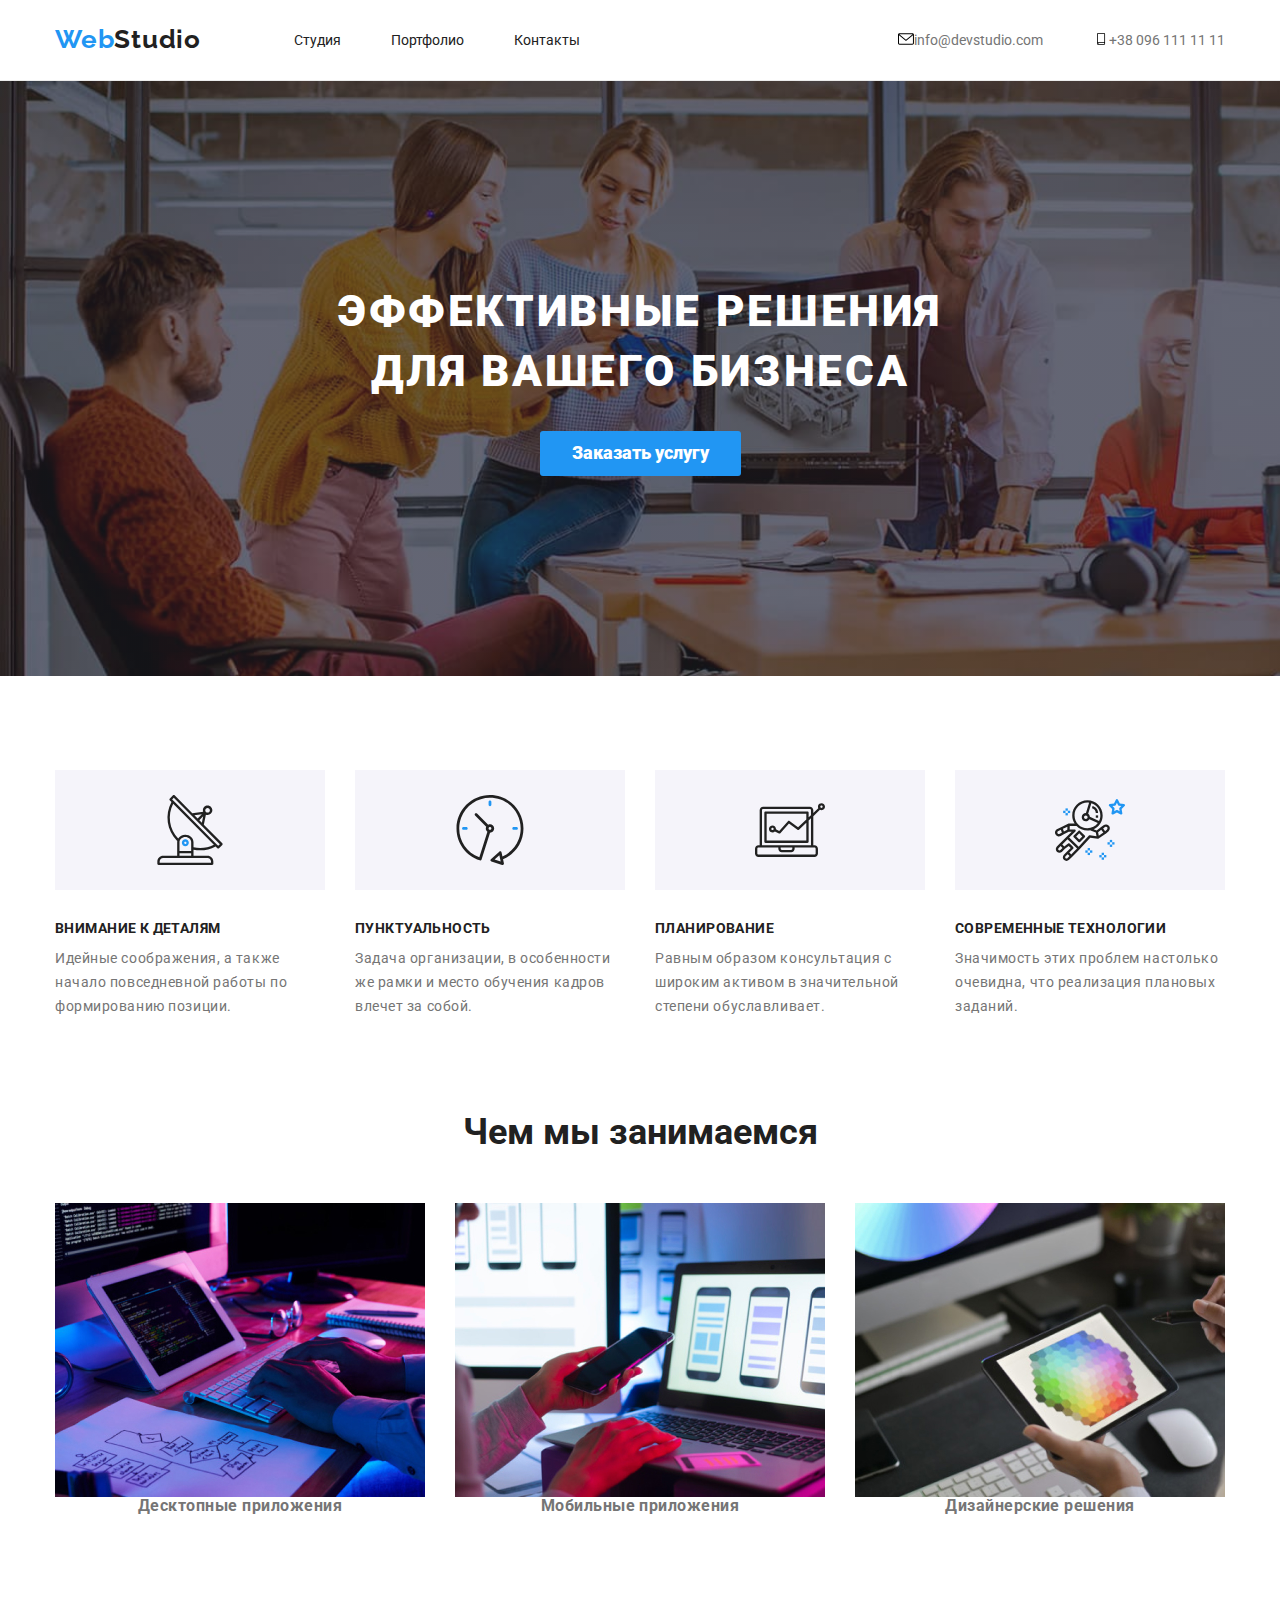
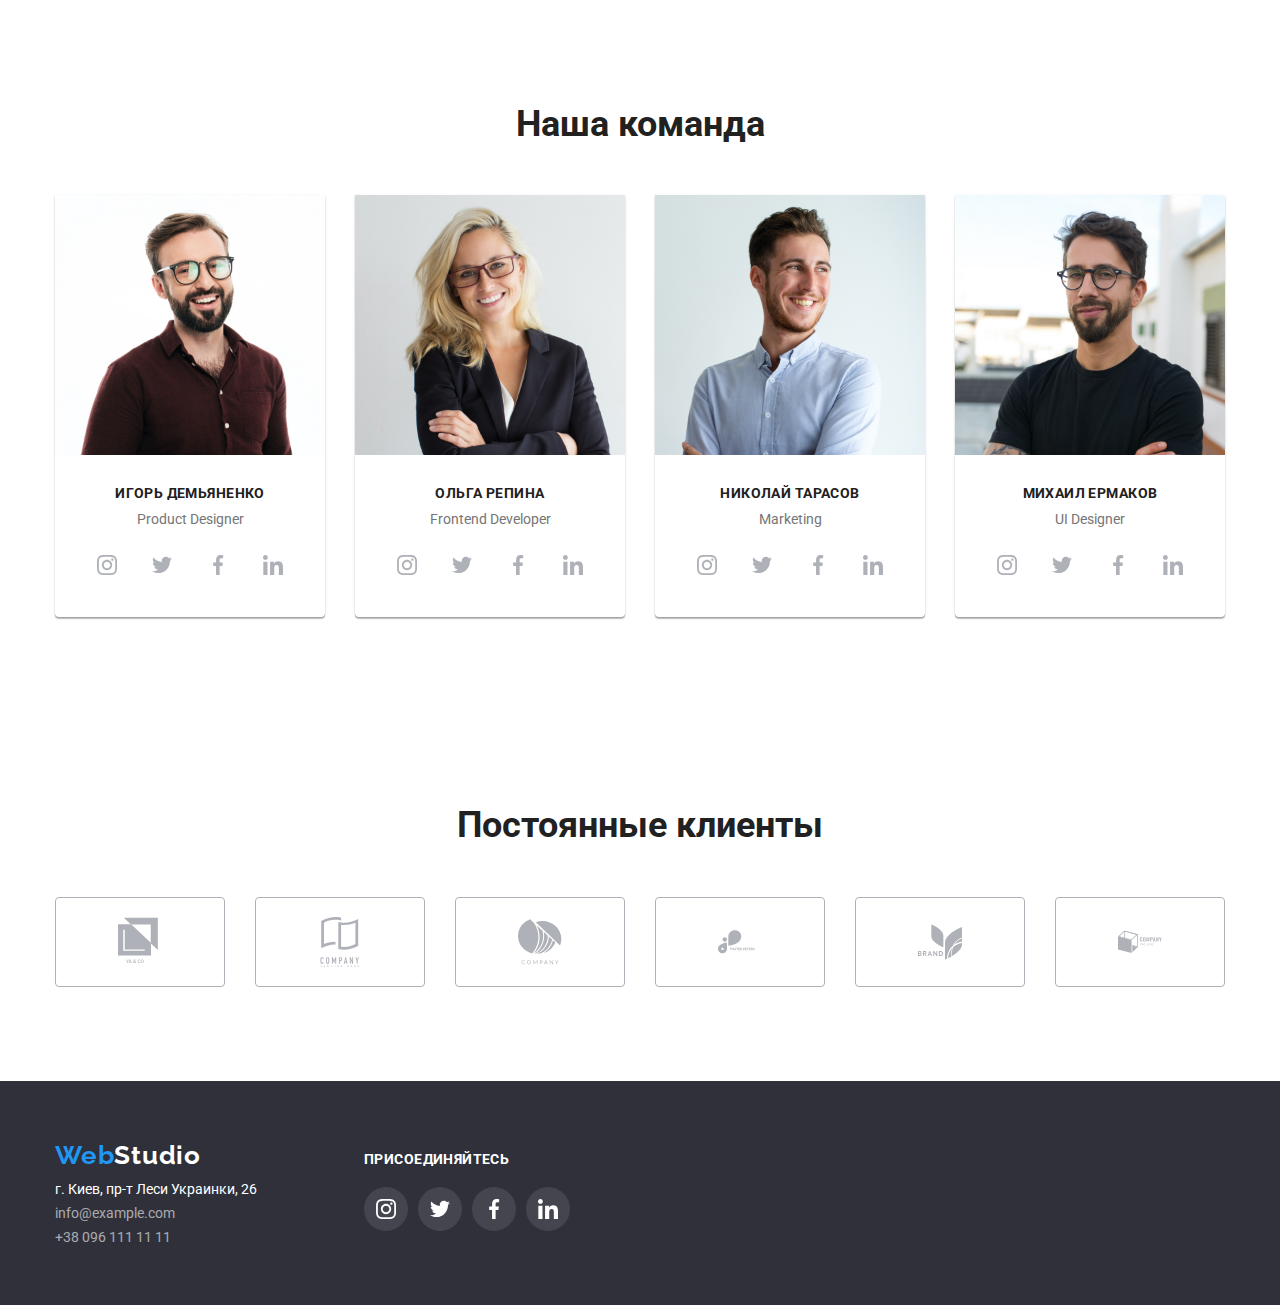
<file: index.html>
<!DOCTYPE html>
<html lang="en-ru">
  <head>
    <meta charset="UTF-8" />
    <meta name="viewport" content="width=device-width, initial-scale=1.0" />
    <title>Homework4</title>
    <link rel="stylesheet" href="./css/style.css"/>
    <link rel="stylesheet" href="./css/normalize.css"/>
    <link
      href="https://fonts.googleapis.com/css2?family=Raleway:wght@700&family=Roboto:wght@400;500;700;900&display=swap"
      rel="stylesheet"/>
  </head>
  <body>

    <header>
      <div class="container wrapper">
        <nav>
          <a href="./index.html" class="logo"><span>Web</span>Studio</a>
          <ul class="site-nav list">
            <li><a href="./index.html" class="link">Студия</a></li>
            <li><a href="./portfolio.html" class="link">Портфолио</a></li>
            <li><a href="#" class="link">Контакты</a></li>
          </ul>
        </nav>

        <ul class="auth-nav list">
          <li>
            <a class="adres-link" href="mailtvo:info@devstudio.com"><svg width="16" height="12">
              <use href="./images/sprite.svg#icon-e-mail"></use>
            </svg>info@devstudio.com</a>
          </li>

          <li>
            <a class="adres-link" href="tel:+380961111111"><svg width="16" height="12">
              <use href="./images/sprite.svg#icon-phone"></use>
            </svg>+38 096 111 11 11</a>
          </li>
        </ul>
      </div>
    </header>

    <main>
      <section class="hero">
        <h1 class="hero-title">Эффективные решения для вашего бизнеса</h1>
        <a href="#" class="btn-hero">Заказать услугу</a>
      </section>

      <section class="section advantages">
        <div class="container">
          <h2 hidden>Невидимый текст</h2>
          <ul class="advantages-list">
            <li class="advantages-item sputnik">
            <h3>Внимание к деталям</h3>
            <p class="advantages-text">
              Идейные соображения, а также начало повседневной работы по
              формированию позиции.</p>
          </li>

            <li class="advantages-item clock">
            <h3>Пунктуальность</h3>
            <p class="advantages-text">
              Задача организации, в особенности же рамки и место обучения кадров
              влечет за собой.</p>
            </li>

            <li class="advantages-item diagramm">
            <h3>Планирование</h3>
            <p class="advantages-text">
              Равным образом консультация с широким активом в значительной
              степени обуславливает.</p>
            </li>

            <li class="advantages-item boy">
            <h3>Современные технологии</h3>
            <p class="advantages-text">
              Значимость этих проблем настолько очевидна, что реализация
              плановых заданий.</p>
            </li>
          </ul>
        </div>
      </section>

      <section class="section product">
        <div class="container">
          <h2 class="section-title">Чем мы занимаемся</h2>
          <ul class="product-list">
            <li class="product-lists">
              <img src="./images/work1.jpg" alt="компьютер" width="370" height="294"/>
            <p class="product-text">Десктопные приложения</p>
            </li>

            <li class="product-lists">
              <img src="./images/work2.jpg" alt="ноутбук" width="370" height="294"/>
            <p class="product-text">Мобильные приложения</p>
          </li>

            <li class="product-lists">
              <img src="./images/work3.jpg" alt="планшет" width="370" height="294"/>
            <p class="product-text">Дизайнерские решения</p>
          </li>
          </ul>
        </div>
      </section>

      <section class="section team">
        <div class="container">
          <h2 class="section-title">Наша команда</h2>
          <ul class="team">
            <li class="team-list">
              <a href="#">
            <img src="./images/img-1.jpg" alt="парень" width="270" height="260"/>
            <h3>Игорь Демьяненко</h3>
            <p class="team-text">Product Designer</p>
              </a>
              <ul class="social-list">
                <li class="social-list-item">
                  <a class="social-list-link" href="#">
                    <svg class="social-list-icon">
                      <use href="./images/sprite.svg#icon-instagram"></use>
                    </svg>
                  </a>
                </li>
                <li class="social-list-item">
                  <a class="social-list-link" href="#">
                    <svg class="social-list-icon">
                      <use href="./images/sprite.svg#icon-twitter"></use>
                    </svg>
                  </a>
                </li>
                <li class="social-list-item">
                  <a class="social-list-link" href="#">
                    <svg class="social-list-icon">
                      <use href="./images/sprite.svg#icon-facebook"></use>
                    </svg>
                  </a>
                </li>
                <li class="social-list-item">
                  <a class="social-list-link" href="#">
                    <svg class="social-list-icon">
                      <use href="./images/sprite.svg#icon-linkedin"></use>
                    </svg>
                  </a>
                </li>
              </ul>
            </li>

            <li class="team-list">
              <a href="#">
            <img src="./images/img-2.jpg" alt="девушка" width="270" height="260"/>
            <h3>Ольга Репина</h3>
            <p class="team-text">Frontend Developer</p>
            </a>
            <ul class="social-list">
              <li class="social-list-item">
                <a class="social-list-link" href="#">
                  <svg class="social-list-icon">
                    <use href="./images/sprite.svg#icon-instagram"></use>
                  </svg>
                </a>
              </li>
              <li class="social-list-item">
                <a class="social-list-link" href="#">
                  <svg class="social-list-icon">
                    <use href="./images/sprite.svg#icon-twitter"></use>
                  </svg>
                </a>
              </li>
              <li class="social-list-item">
                <a class="social-list-link" href="#">
                  <svg class="social-list-icon">
                    <use href="./images/sprite.svg#icon-facebook"></use>
                  </svg>
                </a>
              </li>
              <li class="social-list-item">
                <a class="social-list-link" href="#">
                  <svg class="social-list-icon">
                    <use href="./images/sprite.svg#icon-linkedin"></use>
                  </svg>
                </a>
              </li>
            </ul>
          </li>

            <li class="team-list">
              <a href="#">
            <img src="./images/img-3.jpg" alt="парень" width="270" height="260"/>
            <h3>Николай Тарасов</h3>
            <p class="team-text">Marketing</p>
              </a>
              <ul class="social-list">
                <li class="social-list-item">
                  <a class="social-list-link" href="#">
                    <svg class="social-list-icon">
                      <use href="./images/sprite.svg#icon-instagram"></use>
                    </svg>
                  </a>
                </li>
                <li class="social-list-item">
                  <a class="social-list-link" href="#">
                    <svg class="social-list-icon">
                      <use href="./images/sprite.svg#icon-twitter"></use>
                    </svg>
                  </a>
                </li>
                <li class="social-list-item">
                  <a class="social-list-link" href="#">
                    <svg class="social-list-icon">
                      <use href="./images/sprite.svg#icon-facebook"></use>
                    </svg>
                  </a>
                </li>
                <li class="social-list-item">
                  <a class="social-list-link" href="#">
                    <svg class="social-list-icon">
                      <use href="./images/sprite.svg#icon-linkedin"></use>
                    </svg>
                  </a>
                </li>
              </ul>
            </li>

            <li class="team-list">
              <a href="#">
            <img src="./images/img-4.jpg" alt="парень" width="270" height="260"/>
            <h3>Михаил Ермаков</h3>
            <p class="team-text">UI Designer</p>
              </a>
              <ul class="social-list">
                <li class="social-list-item">
                  <a class="social-list-link" href="#">
                    <svg class="social-list-icon">
                      <use href="./images/sprite.svg#icon-instagram"></use>
                    </svg>
                  </a>
                </li>
                <li class="social-list-item">
                  <a class="social-list-link" href="#">
                    <svg class="social-list-icon">
                      <use href="./images/sprite.svg#icon-twitter"></use>
                    </svg>
                  </a>
                </li>
                <li class="social-list-item">
                  <a class="social-list-link" href="#">
                    <svg class="social-list-icon">
                      <use href="./images/sprite.svg#icon-facebook"></use>
                    </svg>
                  </a>
                </li>
                <li class="social-list-item">
                  <a class="social-list-link" href="#">
                    <svg class="social-list-icon">
                      <use href="./images/sprite.svg#icon-linkedin"></use>
                    </svg>
                  </a>
                </li>
              </ul>
            </li>
          </ul>
        </div>
      </section>

      <section class="section client">
        <div class="container">
          <h2 class="section-title">Постоянные клиенты</h2>
          <ul class="client-list">
            <li class="client-item">
              <a class="client-list-link" href="#"><svg style="width: 44px; height: 50px;">
                  <use href="./images/sprite.svg#icon-logo-1"></use>
                </svg>
              </a>
            </li>
            <li class="client-item">
              <a class="client-list-link" href="#"><svg style="width: 44px; height: 50px;">
                  <use href="./images/sprite.svg#icon-logo-2"></use>
                </svg>
              </a>
            </li>
            <li class="client-item">
              <a class="client-list-link" href="#"><svg style="width: 44px; height: 50px;">
                  <use href="./images/sprite.svg#icon-logo-3"></use>
                </svg>
              </a>
            </li>
            <li class="client-item">
              <a class="client-list-link" href="#"><svg style="width: 44px; height: 50px;">
                  <use href="./images/sprite.svg#icon-logo-4"></use>
                </svg>
              </a>
            </li>
            <li class="client-item">
              <a class="client-list-link" href="#"><svg style="width: 44px; height: 50px;">
                  <use href="./images/sprite.svg#icon-logo-5"></use>
                </svg>
              </a>
            </li>
            <li class="client-item">
              <a class="client-list-link" href="#"><svg style="width: 44px; height: 50px;">
                  <use href="./images/sprite.svg#icon-logo-6"></use>
                </svg>
              </a>
            </li>
          </ul>
        </div>
      </section>
    </main>

    <footer>
      <div class="container">
        <div class="footer-adres">
        <a href="./index.html" class="logo"><span>Web</span>Studio</a>
        <address>
          <p>г. Киев, пр-т Леси Украинки, 26</p>

          <a href="mailtvo:info@example.com">info@example.com</a>

          <a href="tel:+380961111111">+38 096 111 11 11</a>
        </address>
        </div>
  
        <div class="footer-link">
          <p class="footer-text">Присоединяйтесь</p>
          <ul class="footer-list">
            <li class="fooler-list-item">
              <a href="" class="footer-list-link">
                <svg>
                  <use href="./images/sprite.svg#icon-instagram"></use>
                </svg>
              </a>
            </li>
            <li class="fooler-list-item">
              <a href="" class="footer-list-link">
                <svg>
                  <use href="./images/sprite.svg#icon-twitter"></use>
                </svg>
              </a>
            </li>
            <li class="fooler-list-item">
              <a href="" class="footer-list-link">
                <svg>
                  <use href="./images/sprite.svg#icon-facebook"></use>
                </svg>
              </a>
            </li>
            <li class="fooler-list-item">
              <a href="" class="footer-list-link">
                <svg>
                  <use href="./images/sprite.svg#icon-linkedin"></use>
                </svg>
              </a>
            </li>
          </ul>
        </div>
      </div>
    </footer>
  </body>
</html>
</file>
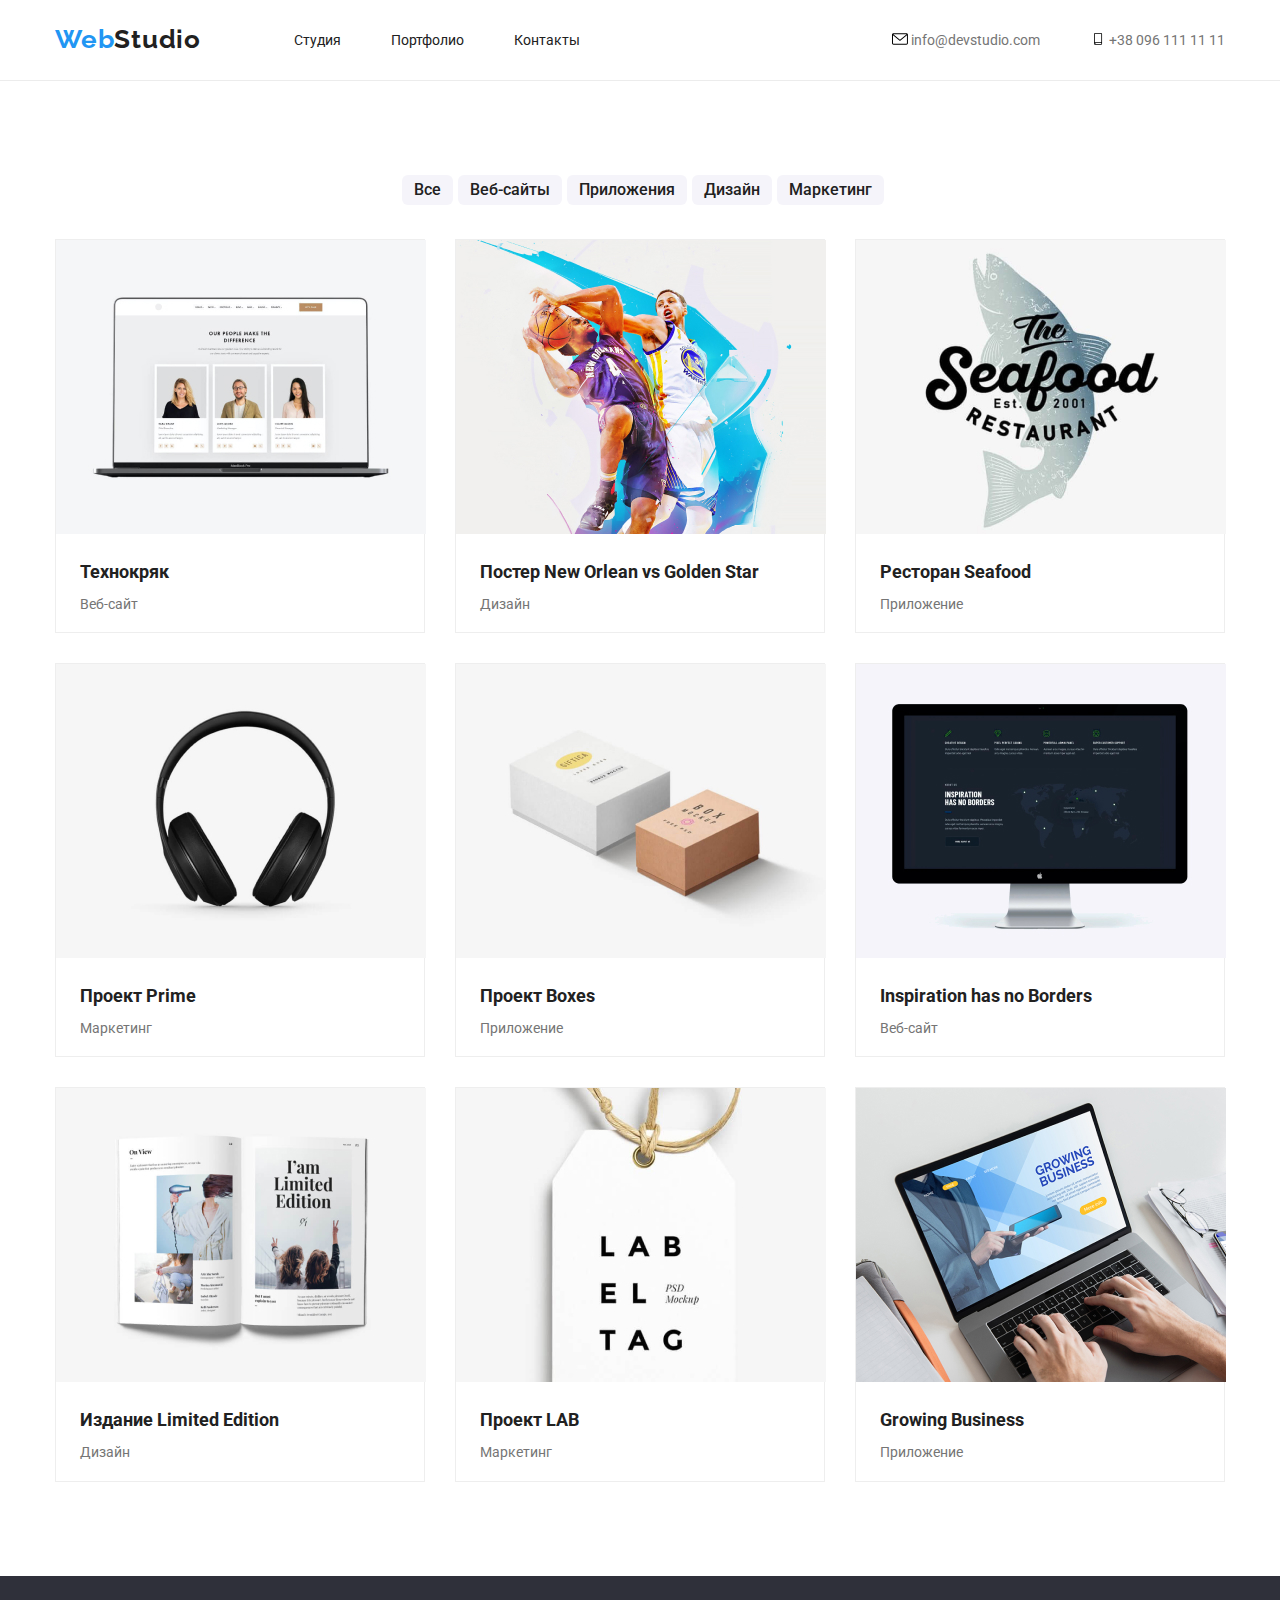
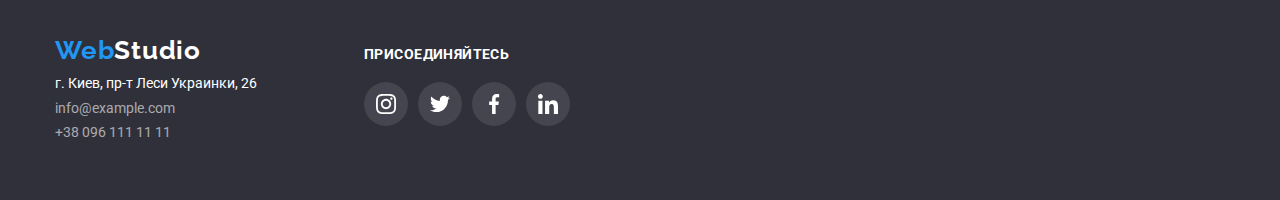
<file: portfolio.html>
<!DOCTYPE html>
<html lang="en-ru">
  <head>
    <meta charset="UTF-8" />
    <meta name="viewport" content="width=device-width, initial-scale=1.0" />
    <title>Portfolio</title>
    <link rel="stylesheet" href="./css/style.css" />
    <link rel="stylesheet" href="./css/normalize.css" />
    <link
      href="https://fonts.googleapis.com/css2?family=Raleway:wght@700&family=Roboto:wght@400;500;700;900&display=swap"
      rel="stylesheet"/>
  </head>

  <body>

    <header>
      <div class="container wrapper">
        <nav>
          <a href="./index.html" class="logo"><span>Web</span>Studio</a>
          <ul class="site-nav list">
            <li><a href="./index.html" class="link">Студия</a></li>
            <li><a href="./portfolio.html" class="link">Портфолио</a></li>
            <li><a href="#" class="link">Контакты</a></li>
          </ul>
        </nav>

        <ul class="auth-nav list">
          <li>
            <a class="adres-link" href="mailtvo:info@devstudio.com"><svg width="16" height="12">
              <use href="./images/sprite.svg#icon-e-mail"></use>
            </svg>
              info@devstudio.com</a>
          </li>

          <li>
            <a class="adres-link" href="tel:+380961111111"><svg width="16" height="12">
              <use href="./images/sprite.svg#icon-phone"></use>
            </svg>
              +38 096 111 11 11</a>
          </li>
        </ul>
      </div>
    </header>

    <main>
      <section class="portfolio section">
        <div class="container">
          <h1 hidden>Наши работы</h1>
          <ul class="button-item">
            <li class="button-list"><button class="btn" type="button">Все</button>
            </li>
            <li class="button-list"><button class="btn" type="button">Веб-сайты</button>
            </li>
            <li class="button-list"><button class="btn" type="button">Приложения</button>
            </li>
            <li class="button-list"><button class="btn" type="button">Дизайн</button>
            </li>
            <li class="button-list"><button class="btn" type="button">Маркетинг</button>
            </li>
          </ul>

          <ul class="work-list">
            <li class="work-list-item">
              <a class="work-link" href="#">
                <div class="portfolio-card">
              <img src="./images/portfolio-1.jpg" alt="главное меню"/>
              <p class="modal-text">
                Технокряк это современная площадка распространения коронавируса.
                Компании используют эту платформу для цифрового шпионажа и атак
                на защищённые сервера конкурентов.
              </p>
                </div>
              <div class="portfolio-text">
                <h2>Технокряк</h2>
                <p>Веб-сайт</p>
              </div>
              </a>
            </li>

            <li class="work-list-item">
              <a class="work-link" href="#">
                <div class="portfolio-card">
                <img src="./images/portfolio-2.jpg" alt="баскетбол"/>
              <p class="modal-text">
                  Технокряк это современная площадка распространения коронавируса.
                  Компании используют эту платформу для цифрового шпионажа и атак
                  на защищённые сервера конкурентов.
              </p>
                </div>
              <div class="portfolio-text">
                <h2>Постер New Orlean vs Golden Star</h2>
                <p>Дизайн</p>
              </div>
              </a>
            </li>

            <li class="work-list-item">
              <a class="work-link" href="#">
                <div class="portfolio-card">
                <img src="./images/portfolio-3.jpg" alt="емблема рыбного ресторана"/>
                <p class="modal-text">
                  Технокряк это современная площадка распространения коронавируса.
                  Компании используют эту платформу для цифрового шпионажа и атак
                  на защищённые сервера конкурентов.
                </p>
                </div>
              <div class="portfolio-text">
                <h2>Ресторан Seafood</h2>
                <p>Приложение</p>
              </div>
              </a>
            </li>

            <li class="work-list-item">
              <a class="work-link" href="#">
                <div class="portfolio-card">
                <img src="./images/portfolio-4.jpg" alt="наушники"/>
                <p class="modal-text">
                  Технокряк это современная площадка распространения коронавируса.
                  Компании используют эту платформу для цифрового шпионажа и атак
                  на защищённые сервера конкурентов.
                </p>
                </div>
              <div class="portfolio-text">
                <h2>Проект Prime</h2>
                <p>Маркетинг</p>
              </div>
              </a>
            </li>

            <li class="work-list-item">
              <a class="work-link" href="#">
                <div class="portfolio-card">
                <img src="./images/portfolio-5.jpg" alt="коробки"/>
                <p class="modal-text">
                  Технокряк это современная площадка распространения коронавируса.
                  Компании используют эту платформу для цифрового шпионажа и атак
                  на защищённые сервера конкурентов.
                </p>
                </div>
              <div class="portfolio-text">
                <h2>Проект Boxes</h2>
                <p>Приложение</p>
              </div>
              </a>
            </li>

            <li class="work-list-item">
              <a class="work-link" href="#">
                <div class="portfolio-card">
                <img src="./images/portfolio-6.jpg" alt="карта мира перспективы"/>
                <p class="modal-text">
                  Технокряк это современная площадка распространения коронавируса.
                  Компании используют эту платформу для цифрового шпионажа и атак
                  на защищённые сервера конкурентов.
                </p>
                </div>
              <div class="portfolio-text">
                <h2>Inspiration has no Borders</h2>
                <p>Веб-сайт</p>
              </div>
              </a>
            </li>

            <li class="work-list-item">
              <a class="work-link" href="#">
                <div class="portfolio-card">
                <img src="./images/portfolio-7.jpg" alt="женский журнал"/>
                <p class="modal-text">
                  Технокряк это современная площадка распространения коронавируса.
                  Компании используют эту платформу для цифрового шпионажа и атак
                  на защищённые сервера конкурентов.
                </p>
                </div>
              <div class="portfolio-text">
                <h2>Издание Limited Edition</h2>
                <p>Дизайн</p>
              </div>
              </a>
            </li>

            <li class="work-list-item">
              <a class="work-link" href="#">
                <div class="portfolio-card">
                <img src="./images/portfolio-8.jpg" alt="бирка"/>
                <p class="modal-text">
                  Технокряк это современная площадка распространения коронавируса.
                  Компании используют эту платформу для цифрового шпионажа и атак
                  на защищённые сервера конкурентов.
                </p>
                </div>
              <div class="portfolio-text">
                <h2>Проект LAB</h2>
                <p>Маркетинг</p>
              </div>
              </a>
            </li>

            <li class="work-list-item">
              <a class="work-link" href="#">
                <div class="portfolio-card">
                <img src="./images/portfolio-9.jpg" alt="ноутбук"/>
                <p class="modal-text">
                  Технокряк это современная площадка распространения коронавируса.
                  Компании используют эту платформу для цифрового шпионажа и атак
                  на защищённые сервера конкурентов.
                </p>
                </div>
              <div class="portfolio-text">
                <h2>Growing Business</h2>
                <p>Приложение</p>
              </div>
              </a>
            </li>
          </ul>
        </div>
      </section>
    </main>

    <footer>
      <div class="container">
        <div class="footer-adres">
        <a href="./index.html" class="logo"><span>Web</span>Studio</a>
        <address>
          <p>г. Киев, пр-т Леси Украинки, 26</p>

          <a href="mailtvo:info@example.com">info@example.com</a>

          <a href="tel:+380961111111">+38 096 111 11 11</a>
        </address>
      </div>

      <div class="footer-link">
        <p class="footer-text">Присоединяйтесь</p>
        <ul class="footer-list">
          <li class="fooler-list-item">
            <a href="#" class="footer-list-link">
              <svg>
                <use href="./images/sprite.svg#icon-instagram"></use>
              </svg>
            </a>
          </li>
          <li class="fooler-list-item">
            <a href="#" class="footer-list-link">
              <svg>
                <use href="./images/sprite.svg#icon-twitter"></use>
              </svg>
            </a>
          </li>
          <li class="fooler-list-item">
            <a href="#" class="footer-list-link">
              <svg>
                <use href="./images/sprite.svg#icon-facebook"></use>
              </svg>
            </a>
          </li>
          <li class="fooler-list-item">
            <a href="#" class="footer-list-link">
              <svg>
                <use href="./images/sprite.svg#icon-linkedin"></use>
              </svg>
            </a>
          </li>
        </ul>
      </div>
    </div>
    </footer>
  </body>
</html>
</file>
<file: css/style.css>
:root {
  --primary-text-color: #757575;
  --second-text-color: #212121;
  --hover-text-color: #2196F3;
  --background-section-color: #F5F4FA;
  --white-color: #fff;
}

body {
  background-color: var(--white-color);
  color: var(--primary-text-color);
  font-size: 14px;
  font-family: 'Roboto', sans-serif;
  margin: 0;
  padding: 0;
}

html {
  box-sizing: border-box;
}

img {
  display: block;
}

*,
*::after,
*::before {
  box-sizing: inherit;
}

h1,
h2,
h3,
h4,
ul,
p {
  list-style: none;
  padding: 0;
  margin: 0;
}

h3 {
  font-size: 14px;
  text-transform: uppercase;
  letter-spacing: 0.03em;
  margin-top: 30px;
  margin-bottom: 10px;
  color: var(--second-text-color);
}

a {
  text-decoration: none;
}

.container {
  width: 1200px;
  margin: 0 auto;
  padding-left: 15px;
  padding-right: 15px;
}

.section {
  padding-top: 94px;
  padding-bottom: 94px;
}

header {
  background-color: var(--white-color);
  padding: 25px 0;
  border-bottom: 1px solid #ECECEC;
}

.address-link {
  font-weight: 500;
  display: flex;
  align-items: center;
}

.list a {
  color: var(--primary-text-color);
}

.section-title {
  text-align: center;
  font-size: 36px;
  margin-bottom: 50px;
}

.list a:hover,
.list a:focus {
  color: var(--hover-text-color);
  transition: all 0.5s ease;
}

.logo {
  margin-right: 93px;
  font-family: Raleway;
  font-weight: bold;
  font-size: 26px;
  letter-spacing: 0.03em;
  color: var(--white-color);
}

header .logo {
  color: var(--second-text-color);
  font-family: Raleway;
  font-weight: bold;
  font-size: 26px;
}

.logo span {
  color: var(--hover-text-color);
}

.wrapper {
  display: flex;
  align-items: center;
}

.site-nav {
  display: flex;
}

nav {
  display: flex;
  align-items: center;
}

.site-nav li {
  display: flex;
  margin-right: 50px;
  display: block;
}

.site-nav li:last-child {
  margin-right: 0;
}

.auth-nav {
  display: flex;
  margin-left: auto;
}

.adress-link svg {
  fill: currentColor;
  margin-right: 10px;
}

.adress-link:hover svg {
  fill: currentColor;
}

.auth-nav li:first-child {
  margin-right: 50px;
}

.site-nav .link {
  color: var(--second-text-color);
}

.site-nav .link:hover,
.site-nav .link:focus {
  color: var(--hover-text-color);
  transition: all 0.5s ease;
}

.section-title {
  color: var(--second-text-color);
}

/* hero */

.hero {
  background-image: linear-gradient(rgba(47, 48, 58, 0.4),
  rgba(47, 48, 58, 0.4)),
  url(../images/bg.jpg);
  background-repeat: no-repeat;
  background-size: cover;
  text-align: center;
  padding-top: 200px;
  padding-bottom: 200px;
}

.hero-title {
  margin: 0 auto;
  width: 696px;
  color: var(--white-color);
  font-family: Roboto;
  font-weight: 900;
  font-size: 44px;
  line-height: 1.367;
  letter-spacing: 0.06em;
  text-transform: uppercase;
}

.btn-hero {
  display: inline-block;
  color: var(--white-color);
  font-weight: 900;
  background-color: var(--hover-text-color);
  font-size: 18px;
  line-height: 1.367;
  padding: 10px 32px;
  border-radius: 3px;
  margin-top: 30px;
  min-width: 200px;
  text-align: center;
}

.btn-hero:hover,
.btn-hero:focus {
  color: var(--second-text-color);
  background-color: var(--background-section-color);
  transition: all 0.5s ease;
}

/* icons */

.advantages {
  padding-bottom: 0;
}

.advantages-list{
  display: flex;
}

.advantages-item::before {
  display: block;
  content: "";
  height: 120px;
  width: 100%;
  background-color: #F5F4FA;
  background-repeat: no-repeat;
  background-position: center;
}

.sputnik::before {
  background-image: url(../images/icon-1.svg);
}

.clock::before {
  background-image: url(../images/icon-2.svg);
}

.diagramm::before {
  background-image: url(../images/icon-3.svg);
}

.boy::before {
  background-image: url(../images/icon-4.svg);
}

.advantages-item {
  width: 270px;
  margin-right: 30px;
  flex-wrap: wrap;
}

.advantages-item:last-child {
  margin-right: 0px;
}

.advantages-text {
  font-weight: normal;
  line-height: 1.715em;
  letter-spacing: 0.04em;
}

/*product*/

.product-list {
  display: flex;
}

.product-lists {
  margin-right: 30px;
  text-align: center;
}

.product-lists:last-child {
  margin-right: 0;
}

.product-text {
  font-size: 16px;
  color: var(--black-color);
  letter-spacing: 0.03em;
  font-weight: bold;
}

/*team*/

.section-team {
  background-color: var(--background-section-color);
}

.team {
  display: flex;
}

.team-list {
  width: 270px;
  margin-right: 30px;
  text-align: center;
  box-shadow: 0px 1px 3px rgba(0, 0, 0, 0.12),
  0px 1px 1px rgba(0, 0, 0, 0.14),
  0px 2px 1px rgba(0, 0, 0, 0.2);
  border-radius: 0px 0px 4px 4px;
  padding-bottom: 30px;
}

.team-list:last-child {
  margin-right: 0;
}

.team-text {
  color: var(--primary-text-color);
  margin-bottom: 16px;
}

.social-list {
  display: flex;
  padding: 0 30px;
  justify-content: space-between;
}

.social-list-link {
  display: flex;
  align-items: center;
  justify-content: center;
  padding: 0;
  border: 0;
  width: 44px;
  height: 44px;
  border-radius: 50%;
  background-color: #fff;
}

.social-list-item:hover .social-list-icon {
  fill: #fff;
}

.social-list-icon {
  width: 20px;
  height: 20px;
  fill: #AFB1B8;
}

.social-list-icon:hover {
  fill: #fff;
}

.social-list-link:hover {
  fill: #fff;
  background-color: var(--hover-text-color);
}
  
/* logotips*/

.client-list {
  display: flex;
}

.client-item {
  width: calc((100% - 30px * 5) / 6);
  margin-right: 30px;
}

.client-item:last-child {
  margin-right: 0;
}

.client-list-link {
  display: flex;
  justify-content: center;
  align-items: center;
  border: 1px solid #AFB1B8;
  border-radius: 4px;
  height: 90px;
  width: 100%;
}

.client-list-link:hover {
  border-color: var(--hover-text-color);
}

.client-list-link svg {
  fill: #AFB1B8;
}

.client-list-link:hover svg {
  fill: var(--hover-text-color);
}

/* footer */

.adres {
  margin-top: 8px;
}

address a {
  margin-top: 8px;
  display: block;
  font-style: normal;
  color: rgba(255, 255, 255, 0.6);
}

address p {
  color: var(--white-color);
  font-style: normal;
  margin-top: 10px;
}

footer {
  background-color: #2F303A;
  padding-top: 60px;
  padding-bottom: 60px;
}

.footer-text {
  color: var(--white-color);
  font-family: Roboto;
  font-style: normal;
  font-weight: bold;
  font-size: 14px;
  letter-spacing: 0.03em;
  text-transform: uppercase;
  margin-bottom: 20px;
}

footer .container {
  display: flex;
  align-items: center;
  align-items: baseline;
}

.footer-link {
  margin-left: 70px;
}

.footer-adress address {
  margin-top: 20px;
}

.footer-list svg {
  width: 20px;
  height: 20px;
}

.footer-list {
  display: flex;
  width: 206px;
  justify-content: space-between;
}

.footer-list-link {
  display: flex;
  align-items: center;
  justify-content: center;
  padding: 0;
  border: 0;
  width: 44px;
  height: 44px;
  border-radius: 50%;
  background-color: rgba(255, 255, 255, 0.1);
}

.footer-list-link svg {
  fill: var(--white-color);
}

.footer-list-link:hover,
.footer-list-link:focus {
  background-color: var(--hover-text-color);
}

/* portflio */

.button-item {
  display: flex;
  margin-bottom: 34px;
  justify-content: center;
}

.button-list{
  margin-left: 5px;
}

.item-list:not(:last-child) {
  margin-right: 8px;
}

.work-link {
  display: inline-block;
}

.btn {
  color: var(--second-text-color);
  background-color: #F5F4FA;
  font-family: Roboto;
  font-weight: 500;
  font-size: 16px;
  padding: 6px 12px;
  border-radius: 6px;
  border: none;
}

.btn:hover,
.btn:focus {
  color: var(--white-color);
  background-color: var(--hover-text-color);
  transition: all 0.5s ease;
  box-shadow: 0px 3px 1px rgba(0, 0, 0, 0.1),
  0px 1px 2px rgba(0, 0, 0, 0.08),
  0px 2px 2px rgba(0, 0, 0, 0.12);
}

.work-list h2 {
  color: var(--second-text-color);
  font-size: 18px;
}

.modal-text {
  color: var(--white-color);
}

.work-list {
  display: flex;
  flex-wrap: wrap;
}

.portfolio-text {
  padding-left: 24px;
  padding-right: 24px;
  padding-top: 20px;
  padding-bottom: 20px;
  color: var(--primary-text-color);
}

.portfolio-text p {
  margin-top: 6px;
}

.portfolio-text h2 {
  margin-bottom: 4px;
  line-height: 2;
}

.work-list-item {
  width: 370px;
  border: 1px solid #EEEEEE;
}

.work-list-item:hover,
.work-list-item:focus {
  box-shadow: 0px 1px 1px rgba(0, 0, 0, 0.12),
  0px 4px 4px rgba(0, 0, 0, 0.06),
  1px 4px 6px rgba(0, 0, 0, 0.16);
  transition: all 0.5s ease;
}

.work-list-item:not(:nth-child(3n)) {
  margin-right: 30px;
}

.work-list-item:not(:nth-child(n+7)) {
  margin-bottom: 30px;
}

.modal-text {
  display: none;
}
</file>
